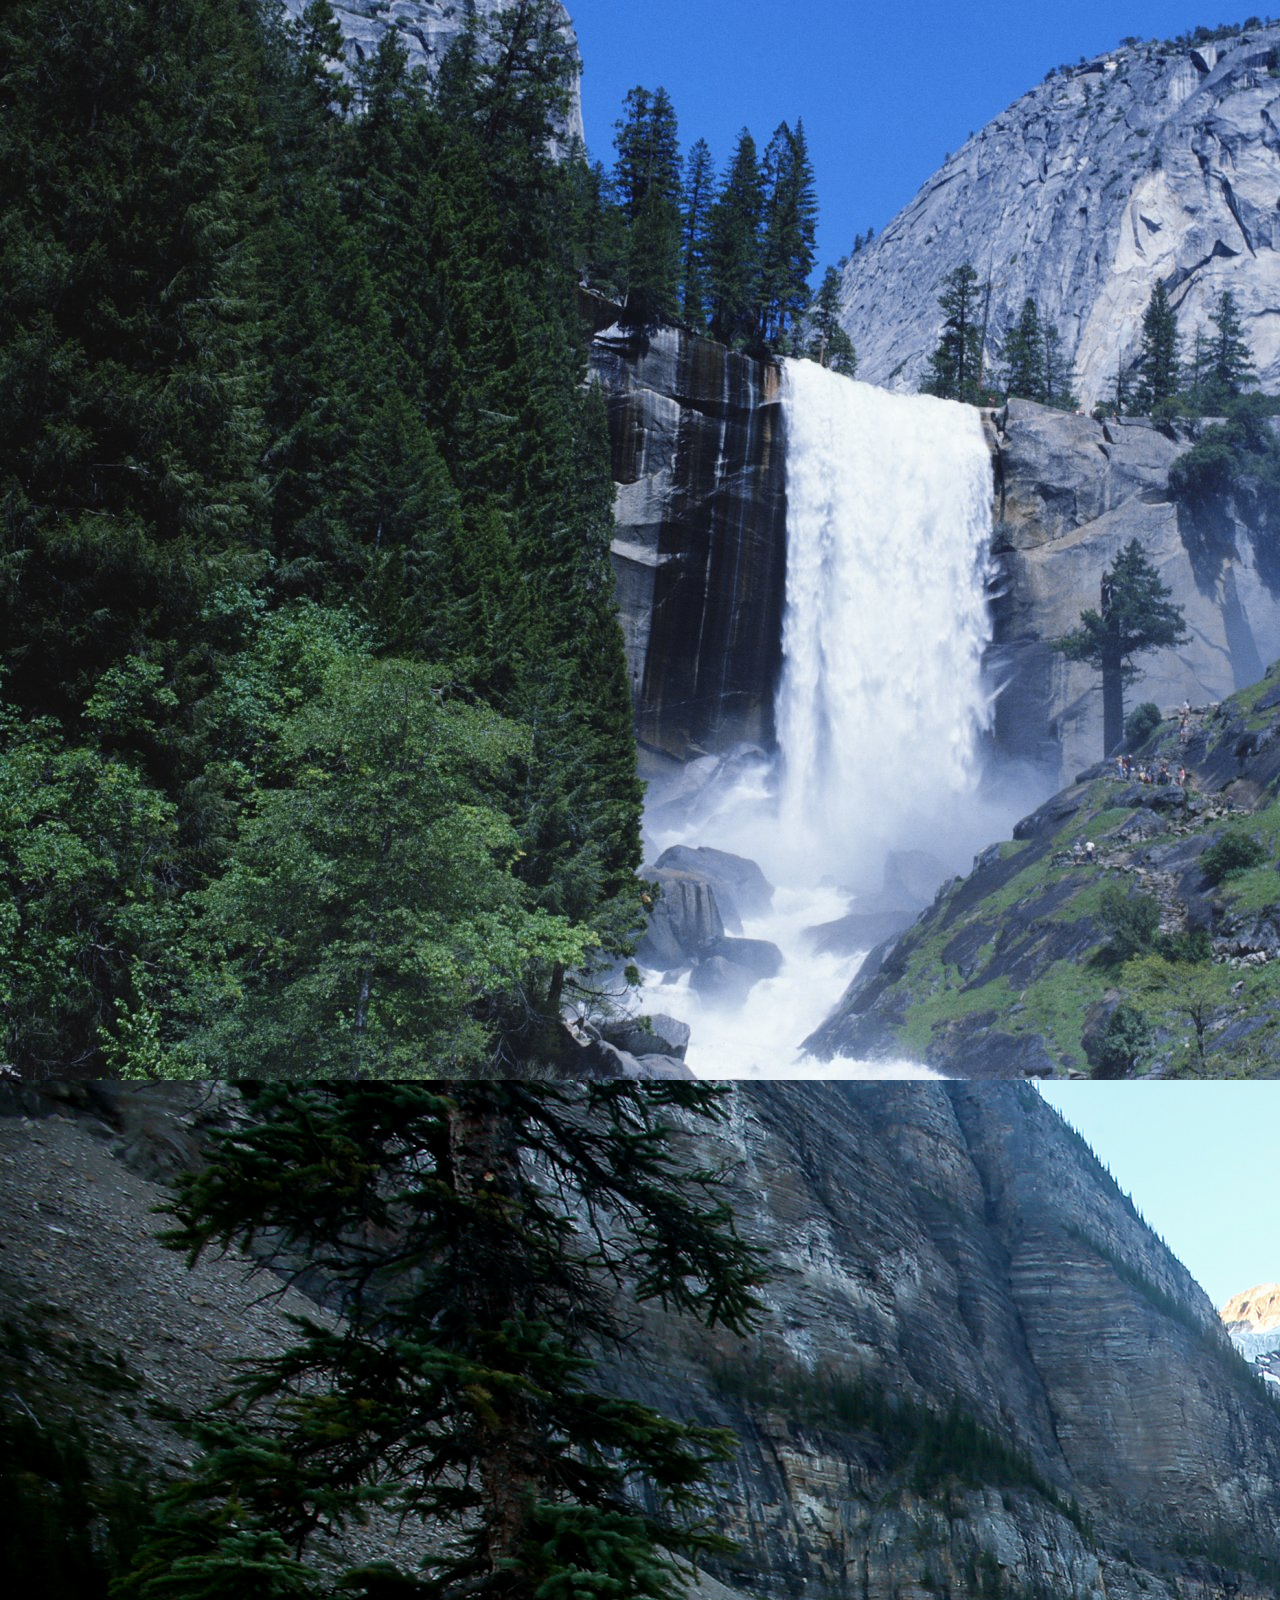
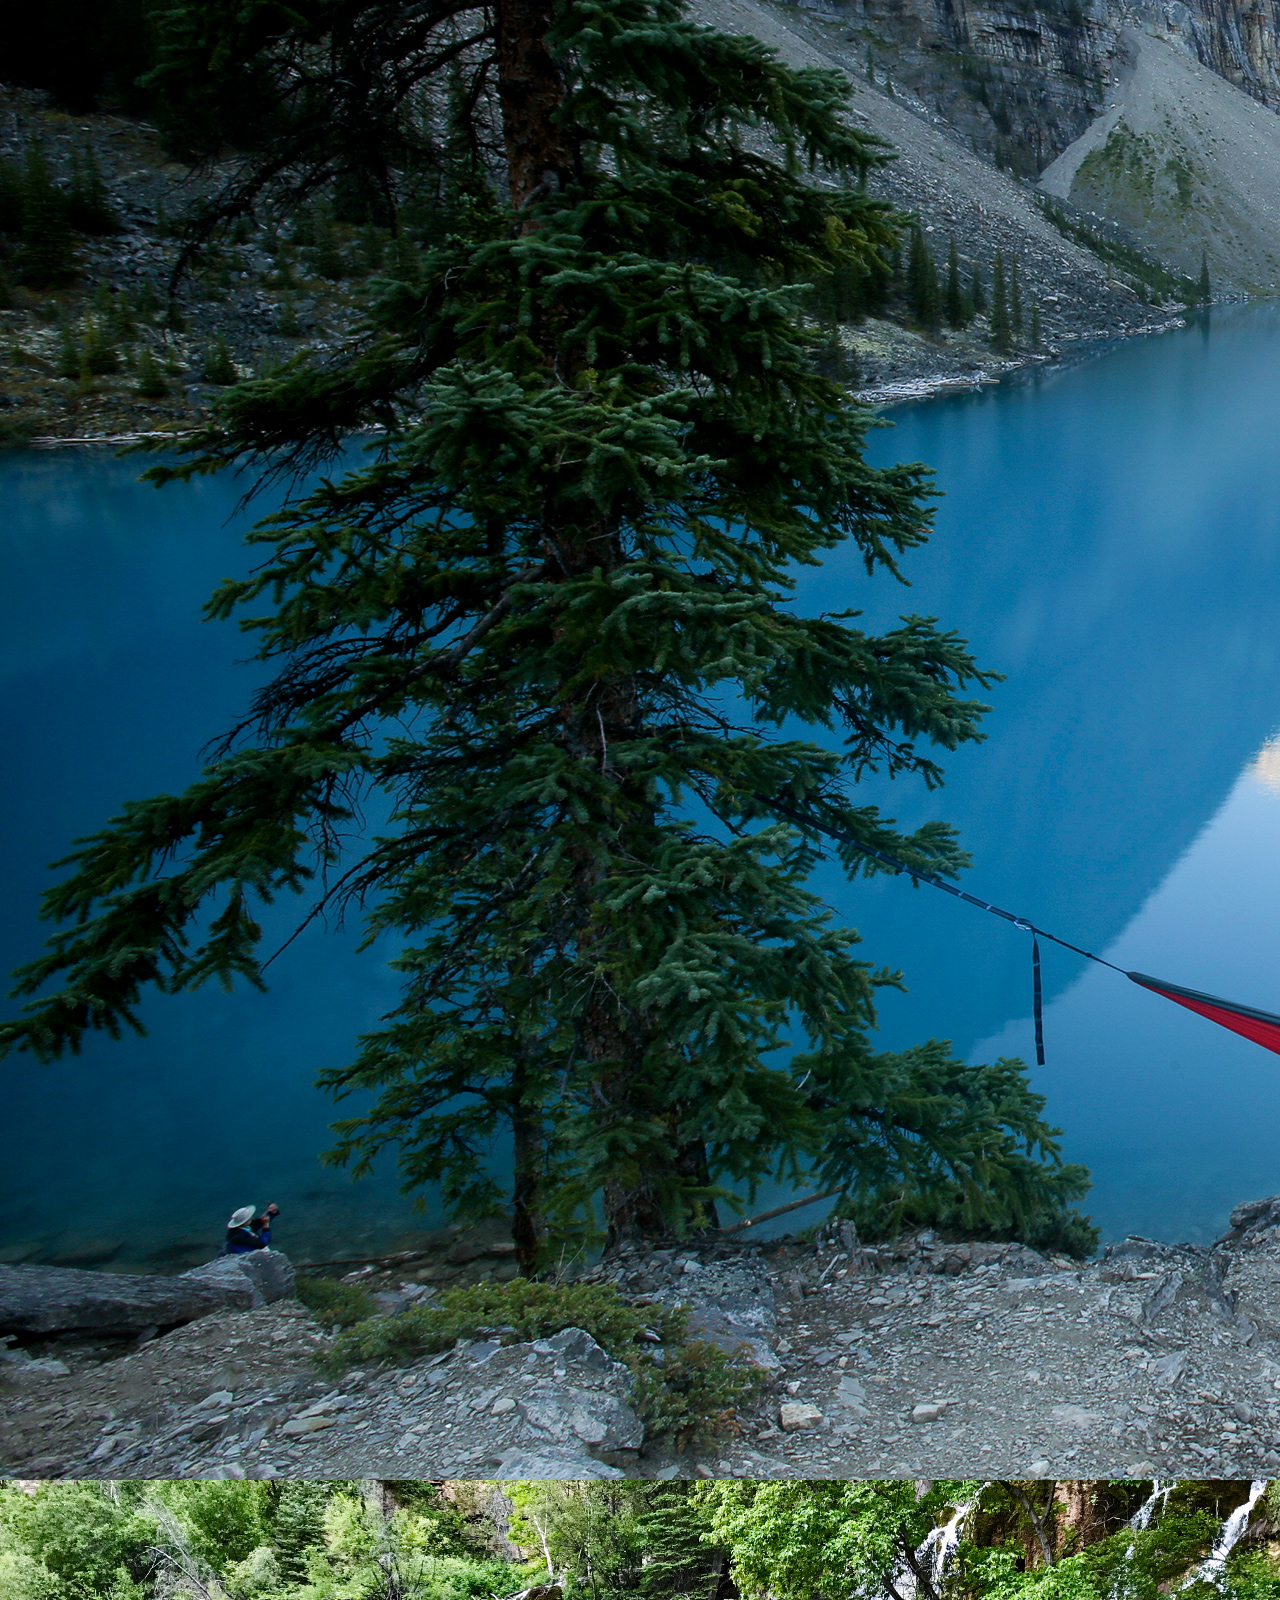
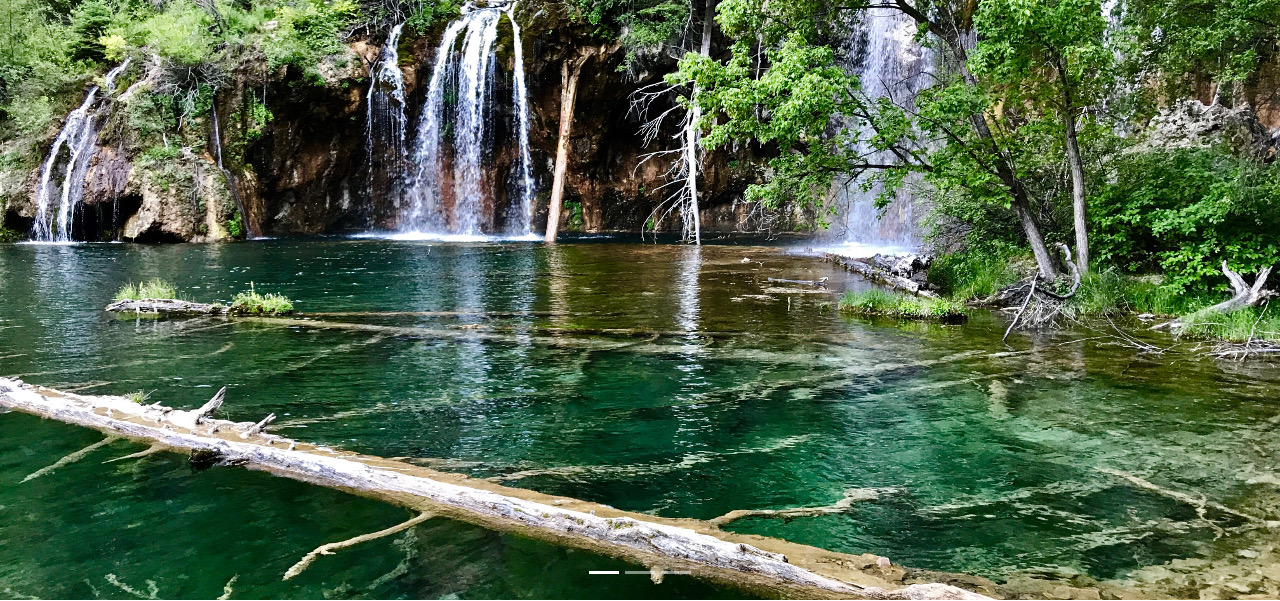
<file: 1.html>
<!DOCTYPE html>
<html lang="en">
<head>
    <meta charset="UTF-8">
    <meta name="viewport" content="width=device-width, initial-scale=1.0">
    <meta http-equiv="X-UA-Compatible" content="ie=edge">
    <title>Document</title>
    <link rel="stylesheet" href="https://maxcdn.bootstrapcdn.com/bootstrap/4.0.0/css/bootstrap.min.css" integrity="sha384-Gn5384xqQ1aoWXA+058RXPxPg6fy4IWvTNh0E263XmFcJlSAwiGgFAW/dAiS6JXm" crossorigin="anonymous">
</head>
<body>

    <div id="myCarousel" class="carousel slide" data-ride="carousel">
        <!-- Indicators -->
        <ol class="carousel-indicators">
          <li data-target="#myCarousel" data-slide-to="0" class="active"></li>
          <li data-target="#myCarousel" data-slide-to="1"></li>
          <li data-target="#myCarousel" data-slide-to="2"></li>
        </ol>
      
        <!-- Wrapper for slides -->
        <div class="carousel-inner">
          <div class="item active">
            <img src="camp1.jpg" alt="Los Angeles">
          </div>
      
          <div class="item">
            <img src="camp2.jpg" alt="Chicago">
          </div>
      
          <div class="item">
            <img src="camp3.jpg" alt="New York">
          </div>
        </div>
      
        <!-- Left and right controls -->
        <a class="left carousel-control" href="#myCarousel" data-slide="prev">
          <span class="glyphicon glyphicon-chevron-left"></span>
          <span class="sr-only">Previous</span>
        </a>
        <a class="right carousel-control" href="#myCarousel" data-slide="next">
          <span class="glyphicon glyphicon-chevron-right"></span>
          <span class="sr-only">Next</span>
        </a>
      </div>
    
              <script src="https://code.jquery.com/jquery-3.2.1.slim.min.js" integrity="sha384-KJ3o2DKtIkvYIK3UENzmM7KCkRr/rE9/Qpg6aAZGJwFDMVNA/GpGFF93hXpG5KkN" crossorigin="anonymous"></script>
              <script src="https://cdnjs.cloudflare.com/ajax/libs/popper.js/1.12.9/umd/popper.min.js" integrity="sha384-ApNbgh9B+Y1QKtv3Rn7W3mgPxhU9K/ScQsAP7hUibX39j7fakFPskvXusvfa0b4Q" crossorigin="anonymous"></script>
              <script src="https://maxcdn.bootstrapcdn.com/bootstrap/4.0.0/js/bootstrap.min.js" integrity="sha384-JZR6Spejh4U02d8jOt6vLEHfe/JQGiRRSQQxSfFWpi1MquVdAyjUar5+76PVCmYl" crossorigin="anonymous"></script>
</body>
</html>
</file>
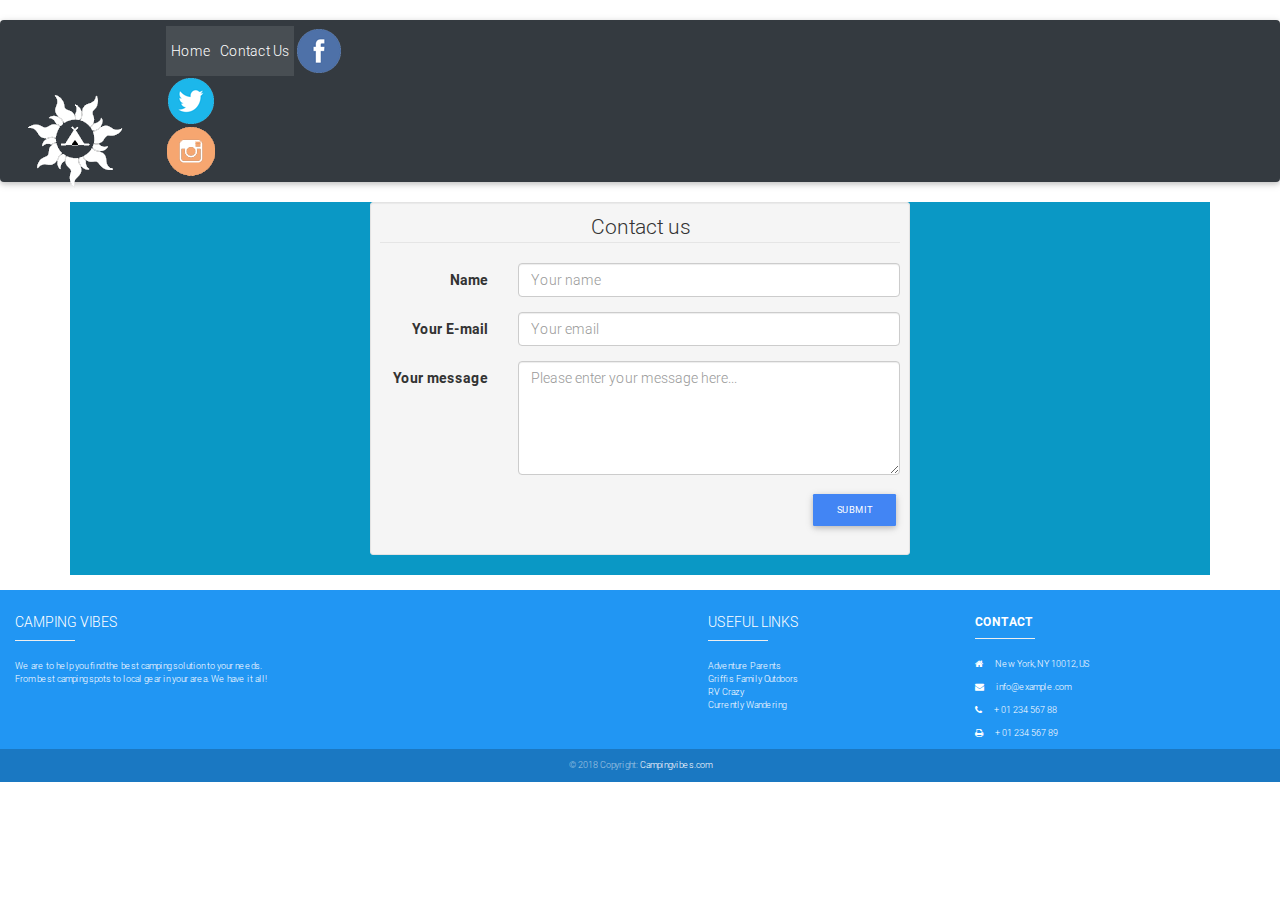
<file: contact.html>
<!DOCTYPE html>
<html lang="en">
<head>
    <meta charset="UTF-8">
    <meta name="viewport" content="width=device-width, initial-scale=1.0">
    <meta http-equiv="X-UA-Compatible" content="ie=edge">
    <title>Contact Us</title>
    <link href="//maxcdn.bootstrapcdn.com/bootstrap/3.3.0/css/bootstrap.min.css" rel="stylesheet" id="bootstrap-css">
    <link rel="stylesheet" href="https://maxcdn.bootstrapcdn.com/bootstrap/4.0.0/css/bootstrap.min.css" integrity="sha384-Gn5384xqQ1aoWXA+058RXPxPg6fy4IWvTNh0E263XmFcJlSAwiGgFAW/dAiS6JXm" crossorigin="anonymous">
    <link rel="stylesheet" href="contact.css">

    <link href="//netdna.bootstrapcdn.com/bootstrap/3.1.0/css/bootstrap.min.css" rel="stylesheet" id="bootstrap-css">
    

    <link rel="stylesheet" href="https://maxcdn.bootstrapcdn.com/font-awesome/4.7.0/css/font-awesome.min.css">
    <link href="css/mdb.min.css" rel="stylesheet">
    

</head>
<body>
        <nav class="navbar navbar-expand-lg navbar-dark bg-dark">
                <a class="navbar-brand" href="#"><img src="logo.png"></a>
                <button class="navbar-toggler" type="button" data-toggle="collapse" data-target="#navbarSupportedContent" aria-controls="navbarSupportedContent" aria-expanded="false" aria-label="Toggle navigation">
                  <span class="navbar-toggler-icon"></span>
                </button>
              
                <div class="collapse navbar-collapse" id="navbarSupportedContent">
                  <ul class="navbar-nav mr-auto">
                    <li class="nav-item active">
                      <a class="nav-link" href="#">Home <span class="sr-only">(current)</span></a>
                    </li>
                  
                      <li class="nav-item active">
                          <a class="nav-link" href="#">Contact Us <span class="sr-only">(current)</span></a>
                        </li>
                  </ul>
                  <div><a href="https://www.facebook.com/"><img src="fb.png"></a></div>
                 <div><a href="https://www.twitter.com/"><img src="tw.png"></a></div>
                 <div><a href="https://www.instagram.com/?hl=en"><img src="ig.png"></a></div>
                </div>
                </div>
              </nav>

              <!-- _________________________________________________ -->
        <div class="container" style="background-color: #0a98c5;">
                <div class="row">
                  <div class="col-md-6 col-md-offset-3">
                    <div class="well well-sm">
                      <form class="form-horizontal" action="" method="post">
                      <fieldset>
                        <legend class="text-center">Contact us</legend>
                
                        <!-- Name input-->
                        <div class="form-group">
                          <label class="col-md-3 control-label" for="name">Name</label>
                          <div class="col-md-9">
                            <input id="name" name="name" type="text" placeholder="Your name" class="form-control">
                          </div>
                        </div>
                
                        <!-- Email input-->
                        <div class="form-group">
                          <label class="col-md-3 control-label" for="email">Your E-mail</label>
                          <div class="col-md-9">
                            <input id="email" name="email" type="text" placeholder="Your email" class="form-control">
                          </div>
                        </div>
                
                        <!-- Message body -->
                        <div class="form-group">
                          <label class="col-md-3 control-label" for="message">Your message</label>
                          <div class="col-md-9">
                            <textarea class="form-control" id="message" name="message" placeholder="Please enter your message here..." rows="5"></textarea>
                          </div>
                        </div>
                
                        <!-- Form actions -->
                        <div class="form-group">
                          <div class="col-md-12 text-right">
                            <button type="submit" class="btn btn-primary btn-lg">Submit</button>
                          </div>
                        </div>
                      </fieldset>
                      </form>
                    </div>
                  </div>
                </div>
            </div>

            <!--Footer-->
<footer class="page-footer font-small blue pt-4 mt-4">

        <!--Footer Links-->
        <div class="container-fluid text-center text-md-left">
            <div class="row">
    
                <!--First column-->
                <div class="col-md-6">
                    <h5 class="text-uppercase">Camping Vibes</h5>
                    <hr class="deep-purple accent-2 mb-4 mt-0 d-inline-block mx-auto" style="width: 60px;">
                    <p>We are to help you find the best camping solution to your needs. <br> From best camping spots to local gear in your area. We have it all! </p>
                </div>
                <!--/.First column-->
    
                <!--Second column-->
                <div class="col-md-2 col-lg-2 col-xl-2 mx-auto mb-4">
                    <h6 class="text-uppercase font-weight-bold">
                    <h5 class="text-uppercase">Useful Links</h5>
                    <hr class="deep-purple accent-2 mb-4 mt-0 d-inline-block mx-auto" style="width: 60px;">
                    <ul class="list-unstyled">
                        <li>
                            <a href="http://www.adventureparents.com/ ">Adventure Parents</a>
                        </li>
                        <li>
                            <a href="http://www.griffisfamilyoutdoors.com/">Griffis Family Outdoors</a>
                        </li>
                        <li>
                            <a href="https://www.beyondthetent.com/5-family-camping-blogs-follow/%20http:/www.californiafamilyrv.com/">RV Crazy</a>
                        </li>
                          <li>
                        <a href="http://currentlywandering.com/">Currently Wandering</a>
                          </li>
                    </ul>
                </div>
                <!--/.Second column-->
                <div class="col-md-4 col-lg-3 col-xl-3">
                    <h6 class="text-uppercase font-weight-bold">
                        <strong>Contact</strong>
                    </h6>
                    <hr class="deep-purple accent-2 mb-4 mt-0 d-inline-block mx-auto" style="width: 60px;">
                    <p>
                        <i class="fa fa-home mr-3"></i> New York, NY 10012, US</p>
                    <p>
                        <i class="fa fa-envelope mr-3"></i> info@example.com</p>
                    <p>
                        <i class="fa fa-phone mr-3"></i> + 01 234 567 88</p>
                    <p>
                        <i class="fa fa-print mr-3"></i> + 01 234 567 89</p>
                </div>
    
            </div>
        </div>
        <!--/.Footer Links-->
    
        <!--Copyright-->
        <div class="footer-copyright py-3 text-center">
            © 2018 Copyright:
            <a href="https://campingvibes.com"> Campingvibes.com </a>
        </div>
        <!--/.Copyright-->
    
    </footer>
    <!--/.Footer-->





              <script src="//code.jquery.com/jquery-1.11.1.min.js"></script>
        <script src="https://cdnjs.cloudflare.com/ajax/libs/popper.js/1.12.9/umd/popper.min.js" integrity="sha384-ApNbgh9B+Y1QKtv3Rn7W3mgPxhU9K/ScQsAP7hUibX39j7fakFPskvXusvfa0b4Q" crossorigin="anonymous"></script>
        <script src="//maxcdn.bootstrapcdn.com/bootstrap/3.3.0/js/bootstrap.min.js"></script>
       
</body>
</html>
</file>
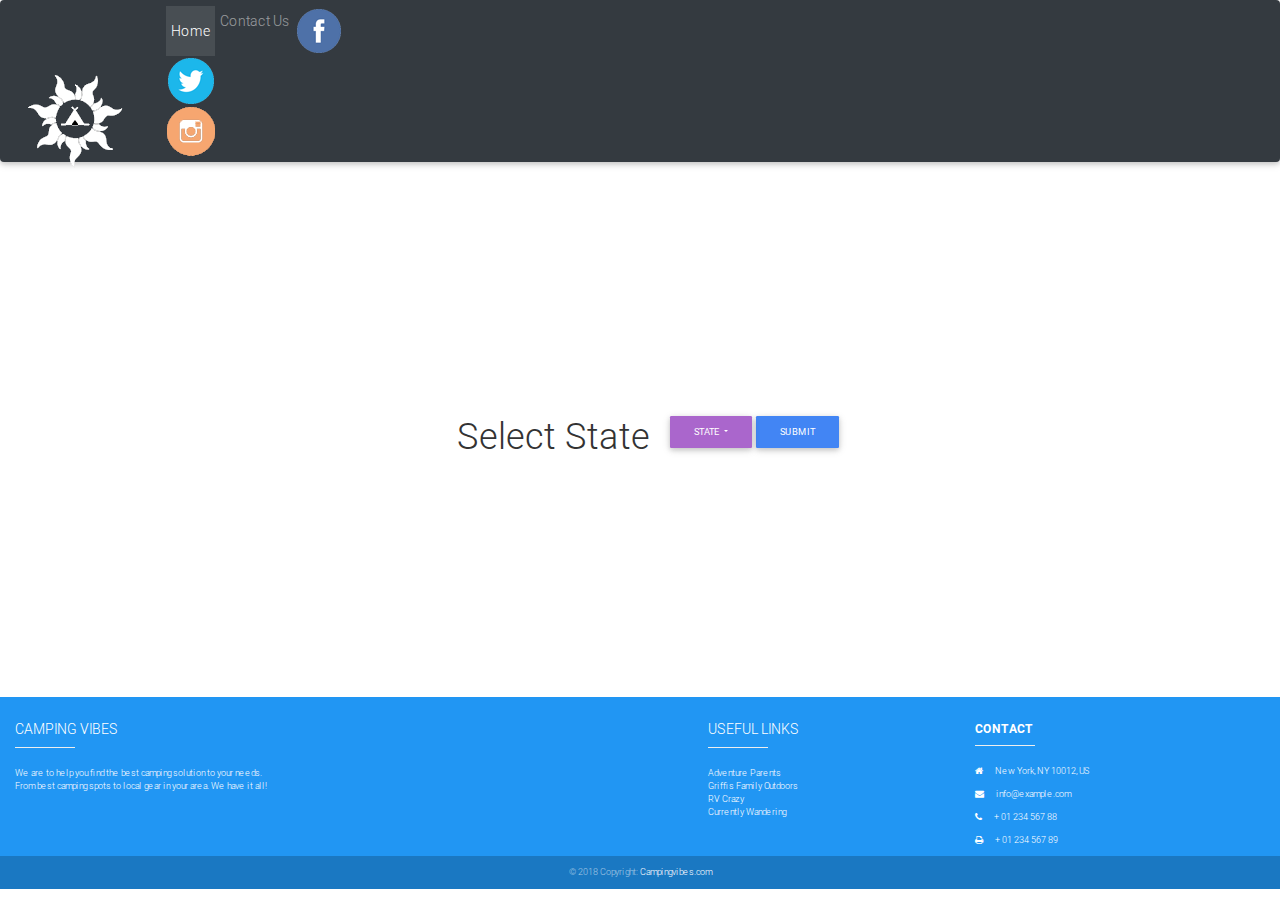
<file: locationsearch.html>
<!DOCTYPE html>
<html lang="en">
<head>
    <meta charset="UTF-8">
    <meta name="viewport" content="width=device-width, initial-scale=1.0">
    <meta http-equiv="X-UA-Compatible" content="ie=edge">
    <title>Search Location</title>
    <link rel="stylesheet" href="https://maxcdn.bootstrapcdn.com/bootstrap/4.0.0/css/bootstrap.min.css" integrity="sha384-Gn5384xqQ1aoWXA+058RXPxPg6fy4IWvTNh0E263XmFcJlSAwiGgFAW/dAiS6JXm" crossorigin="anonymous">
    <link href="//netdna.bootstrapcdn.com/bootstrap/3.1.0/css/bootstrap.min.css" rel="stylesheet" id="bootstrap-css">
    <link rel="stylesheet" href="locationsearch.css">

    <link rel="stylesheet" href="https://maxcdn.bootstrapcdn.com/font-awesome/4.7.0/css/font-awesome.min.css">
    <link href="css/mdb.min.css" rel="stylesheet">
</head>
<body>
        <nav class="navbar navbar-expand-lg navbar-dark bg-dark">
                <a class="navbar-brand" href="#"><img src="logo.png"></a>
                <button class="navbar-toggler" type="button" data-toggle="collapse" data-target="#navbarSupportedContent" aria-controls="navbarSupportedContent" aria-expanded="false" aria-label="Toggle navigation">
                  <span class="navbar-toggler-icon"></span>
                </button>
              
                <div class="collapse navbar-collapse" id="navbarSupportedContent">
                  <ul class="navbar-nav mr-auto">
                    <li class="nav-item active">
                      <a class="nav-link" href="#">Home <span class="sr-only">(current)</span></a>
                    </li>
                    
                          <a class="nav-link" href="#">Contact Us <span class="sr-only">(current)</span></a>
                        </li>
                  </ul>
                  <div><a href="https://www.facebook.com/"><img src="fb.png"></a></div>
                 <div><a href="https://www.twitter.com/"><img src="tw.png"></a></div>
                 <div><a href="https://www.instagram.com/?hl=en"><img src="ig.png"></a></div>
                </div>
              </nav>

              <!-- _________________________________________________ -->
              
              <div class="container" style="height: 500px; width:100%;">
                    <h1 style="padding:20px;">Select State</h1>
              
              <div class="btn-group">
                    <button class="btn btn-secondary btn-lg dropdown-toggle" type="button" data-toggle="dropdown" aria-haspopup="true" aria-expanded="false">
                       State
                    </button>
                    <div class="dropdown-menu">
                            <a class="dropdown-item" href="#">Action</a>
                            <a class="dropdown-item" href="#">Another action</a>
                            <a class="dropdown-item" href="#">Something else here</a>
                      
                    </div>
                   
                  
                  </div>
                  <button type="button" class="btn btn-primary btn-lg">Submit</button>




              </div> <!-- end of container -->







    <!--Footer-->
<footer class="page-footer font-small blue pt-4 mt-4">

        <!--Footer Links-->
        <div class="container-fluid text-center text-md-left">
            <div class="row">
    
                <!--First column-->
                <div class="col-md-6">
                    <h5 class="text-uppercase">Camping Vibes</h5>
                    <hr class="deep-purple accent-2 mb-4 mt-0 d-inline-block mx-auto" style="width: 60px;">
                    <p>We are to help you find the best camping solution to your needs. <br> From best camping spots to local gear in your area. We have it all! </p>
                </div>
                <!--/.First column-->
    
                <!--Second column-->
                <div class="col-md-2 col-lg-2 col-xl-2 mx-auto mb-4">
                    <h6 class="text-uppercase font-weight-bold">
                    <h5 class="text-uppercase">Useful Links</h5>
                    <hr class="deep-purple accent-2 mb-4 mt-0 d-inline-block mx-auto" style="width: 60px;">
                    <ul class="list-unstyled">
                        <li>
                            <a href="http://www.adventureparents.com/ ">Adventure Parents</a>
                        </li>
                        <li>
                            <a href="http://www.griffisfamilyoutdoors.com/">Griffis Family Outdoors</a>
                        </li>
                        <li>
                            <a href="https://www.beyondthetent.com/5-family-camping-blogs-follow/%20http:/www.californiafamilyrv.com/">RV Crazy</a>
                        </li>
                        <li>
                                <a href="http://currentlywandering.com/">Currently Wandering</a>
                            </li>
                    </ul>
                </div>
                <!--/.Second column-->
                <div class="col-md-4 col-lg-3 col-xl-3">
                    <h6 class="text-uppercase font-weight-bold">
                        <strong>Contact</strong>
                    </h6>
                    <hr class="deep-purple accent-2 mb-4 mt-0 d-inline-block mx-auto" style="width: 60px;">
                    <p>
                        <i class="fa fa-home mr-3"></i> New York, NY 10012, US</p>
                    <p>
                        <i class="fa fa-envelope mr-3"></i> info@example.com</p>
                    <p>
                        <i class="fa fa-phone mr-3"></i> + 01 234 567 88</p>
                    <p>
                        <i class="fa fa-print mr-3"></i> + 01 234 567 89</p>
                </div>
    
            </div>
        </div>
        <!--/.Footer Links-->
    
        <!--Copyright-->
        <div class="footer-copyright py-3 text-center">
            © 2018 Copyright:
            <a href="https://campingvibes.com"> Campingvibes.com </a>
        </div>
        <!--/.Copyright-->
    
    </footer>
    <!--/.Footer-->
               
    <!-- <div class="mainimg"><img src="aboutus.jpg"></div> -->
    


        <script src="https://code.jquery.com/jquery-3.2.1.slim.min.js" integrity="sha384-KJ3o2DKtIkvYIK3UENzmM7KCkRr/rE9/Qpg6aAZGJwFDMVNA/GpGFF93hXpG5KkN" crossorigin="anonymous"></script>
        <script src="https://cdnjs.cloudflare.com/ajax/libs/popper.js/1.12.9/umd/popper.min.js" integrity="sha384-ApNbgh9B+Y1QKtv3Rn7W3mgPxhU9K/ScQsAP7hUibX39j7fakFPskvXusvfa0b4Q" crossorigin="anonymous"></script>
        <script src="https://maxcdn.bootstrapcdn.com/bootstrap/4.0.0/js/bootstrap.min.js" integrity="sha384-JZR6Spejh4U02d8jOt6vLEHfe/JQGiRRSQQxSfFWpi1MquVdAyjUar5+76PVCmYl" crossorigin="anonymous"></script>
    
</body>
</html>
</file>
<file: contact.css>
body {padding-top:20px;}
</file>
<file: locationsearch.css>
.container {
display:flex;
justify-content:center;
align-items:center;

}

h1 {
    display:flex;
    justify-content:center;
    align-items:middle;

}
</file>
